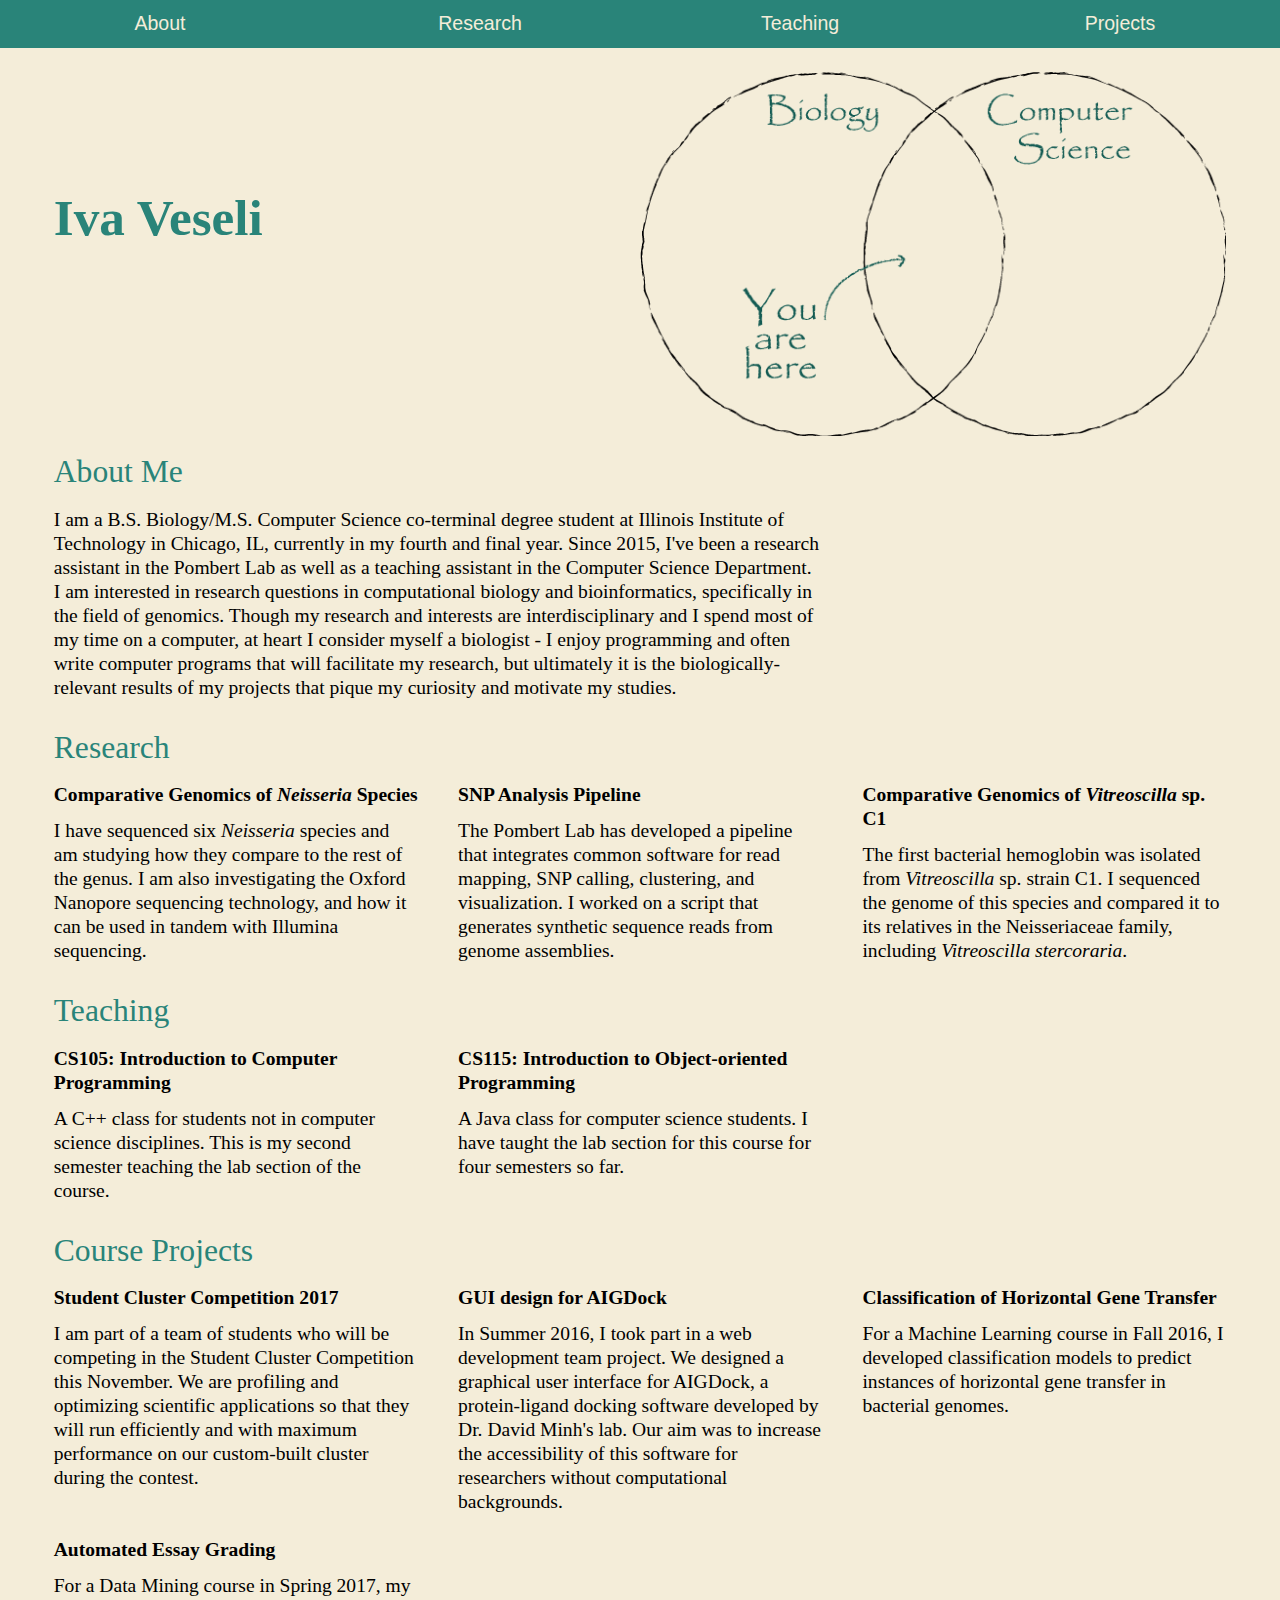
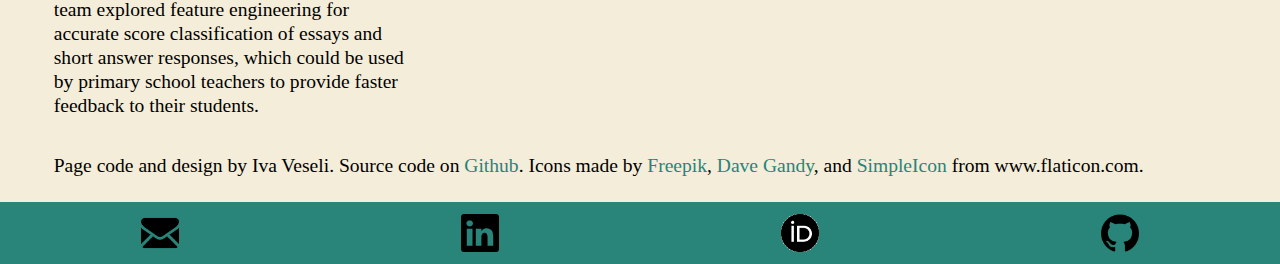
<file: index.html>
<!DOCTYPE html>
<html lang="en">
<head>
  <title>Iva Veseli</title>
  <meta charset="utf-8" />
  <meta name="viewport" content="width=device-width,initial-scale=1.0,shrink-to-fit=no" />
  <link rel="stylesheet" href="css/screen.css" />
  <!--<link rel="stylesheet" href="//basehold.it/22"> Baseline grid overlay for design purposes -->
  <script src="js/modernizr.js"></script>
</head>
<body>
  <header>
    <h1>Iva Veseli</h1>
    <figure id="header-photo"
    aria-labelledby="caption-header"
    aria-describedby="about">
    <img
      srcset="img/webpage-header_600x300.png 600w,
        img/webpage-header_400x250.png 400w"
      sizes="(min-width: 830px) 50vw, (min-width: 320px) 100vw, 100vw"
      src="img/webpage-header_400x250.png"
      alt="Venn diagram of biology and computer science" />
    <figcaption id="caption-header">At the intersection of biology and computer science</figcaption>
    </figure>
  </header>
  <main>
    <article class="long-text-container">
      <h2 id="about">About Me</h2>
      <p class="long-text">
        I am a B.S. Biology/M.S. Computer Science co-terminal degree student at
        Illinois Institute of Technology in Chicago, IL, currently in my fourth and
        final year. Since 2015, I've been a research assistant in the Pombert Lab as
        well as a teaching assistant in the Computer Science Department. I am
        interested in research questions in computational biology and
        bioinformatics, specifically in the field of genomics. Though my research
        and interests are interdisciplinary and I spend most of my time on a
        computer, at heart I consider myself a biologist - I enjoy programming and
        often write computer programs that will facilitate my research, but
        ultimately it is the biologically-relevant results of my projects that pique
        my curiosity and motivate my studies.
      </p>
    </article>

    <article class="project-type" id="research">
      <h2 class="project-heading">Research</h2>
      <!--Current projects -->
      <section class="projectbox">
        <h3>Comparative Genomics of <i>Neisseria</i> Species</h3>
        <p>
            I have sequenced six <i>Neisseria</i> species and am studying how they compare to
            the rest of the genus. I am also investigating the Oxford Nanopore sequencing
            technology, and how it can be used in tandem with Illumina sequencing.
        </p>
      </section>
        <!--Past projects-->
      <section class="projectbox">
        <h3>SNP Analysis Pipeline</h3>
        <p>
            The Pombert Lab has developed a pipeline that integrates common software for
            read mapping, SNP calling, clustering, and visualization. I worked on a script
            that generates synthetic sequence reads from genome assemblies.
        </p>
      </section>
      <section class="projectbox">
        <h3>Comparative Genomics of <i>Vitreoscilla</i> sp. C1</h3>
        <p>
            The first bacterial hemoglobin was isolated from <i>Vitreoscilla</i> sp. strain C1.
            I sequenced the genome of this species and compared it to its relatives in the
            Neisseriaceae family, including <i>Vitreoscilla stercoraria</i>.
        </p>
      </section>
    </article>

    <article class="project-type" id="teaching">
      <h2 class="project-heading">Teaching</h2>
      <!--Current courses -->
      <section class="projectbox">
        <h3>CS105: Introduction to Computer Programming</h3>
        <p>
            A C++ class for students not in computer science disciplines. This is my
            second semester teaching the lab section of the course.
        </p>
      </section>
        <!--Previous courses -->
      <section class="projectbox">
        <h3>CS115: Introduction to Object-oriented Programming</h3>
        <p>
            A Java class for computer science students. I have taught the lab section
            for this course for four semesters so far.
        </p>
      </section>
    </article>

    <article class="project-type" id="courseprojects">
      <h2 class="project-heading">Course Projects</h2>
      <!--Current projects -->
      <section class="projectbox">
        <h3>Student Cluster Competition 2017</h3>
        <p>
            I am part of a team of students who will be competing in the Student
            Cluster Competition this November. We are profiling and optimizing
            scientific applications so that they will run efficiently and with
            maximum performance on our custom-built cluster during the contest.
        </p>
      </section>
        <!--Past projects-->
      <section class="projectbox">
        <h3>GUI design for AIGDock</h3>
        <p>
            In Summer 2016, I took part in a web development team project. We designed a graphical user
            interface for AIGDock, a protein-ligand docking software developed by Dr. David Minh's lab.
            Our aim was to increase the accessibility of this software for researchers without
            computational backgrounds.
        </p>
      </section>
      <section class="projectbox">
        <h3>Classification of Horizontal Gene Transfer</h3>
        <p>
            For a Machine Learning course in Fall 2016, I developed classification
            models to predict instances of horizontal gene transfer in bacterial
            genomes.
        </p>
      </section>
      <section class="projectbox">
        <h3>Automated Essay Grading</h3>
        <p>
            For a Data Mining course in Spring 2017, my team explored feature
            engineering for accurate score classification of essays and short answer
            responses, which could be used by primary school teachers to provide faster
            feedback to their students.
        </p>
      </section>
    </article>
  </main>

  <!-- navbar with links to jump to content -->
  <nav id="navigation">
    <ul>
      <li><a href="index.html">About</a></li>
      <li><a href="research.html">Research</a></li>
      <li><a href="teaching.html">Teaching</a></li>
      <li><a href="projects.html">Projects</a></li>
    </ul>
  </nav>

  <footer>
    <p>
      Page code and design by Iva Veseli. Source code on <a href="https://github.com/ivagljiva/webpage">Github</a>.
      Icons made by <a href="https://www.flaticon.com/authors/freepik">Freepik</a>, <a href="https://www.flaticon.com/authors/dave-gandy">Dave Gandy</a>, and <a href="https://www.flaticon.com/authors/simpleicon">SimpleIcon</a> from www.flaticon.com.
    </p>
    <!-- links to relevant communication platforms-->
    <nav id="contact">
      <ul>
        <li>
          <a href="mailto:iva.veseli@gmail.com">
            <img class="footer-img"
              srcset="img/black-back-closed-envelope-shape-64px.png 64w,
                img/black-back-closed-envelope-shape-32px.png 32w,
                img/black-back-closed-envelope-shape-16px.png 16w"
              sizes="(min-width: 830px) 3vw, (min-width: 500px) 4vw, 8vw"
              src="img/black-back-closed-envelope-shape-16px.png"
              alt="Email"/>
          </a>
        </li>
        <li>
          <a href="https://www.linkedin.com/in/iva-veseli/">
            <img class="footer-img"
              srcset="img/linkedin-logo-64px.png 64w,
                img/linkedin-logo-32px.png 32w,
                img/linkedin-logo-16px.png 16w"
              sizes="(min-width: 830px) 3vw, (min-width: 500px) 4vw, 8vw"
              src="img/linkedin-logo-16px.png"
              alt="LinkedIn"/>
          </a>
        </li>
        <li>
          <a href="http://orcid.org/0000-0003-2390-5286">
            <img class="footer-img"
              srcset="img/orcid-logo-64px.png 64w,
                img/orcid-logo-32px.png 32w,
                img/orcid-logo-16px.png 16w"
              sizes="(min-width: 830px) 3vw, (min-width: 500px) 4vw, 8vw"
              src="img/orcid-logo-16px.png"
              alt="ORCID"/>
          </a>
        </li>
        <li>
          <a href="https://github.com/ivagljiva">
            <img class="footer-img"
              srcset="img/github-logo-64px.png 64w,
                img/github-logo-32px.png 32w,
                img/github-logo-16px.png 16w"
              sizes="(min-width: 830px) 3vw, (min-width: 500px) 4vw, 8vw"
              src="img/github-logo-16px.png"
              alt="Github"/>
          </a>
        </li>
      </ul>
    </nav>
  </footer>
</body>
</html>
</file>
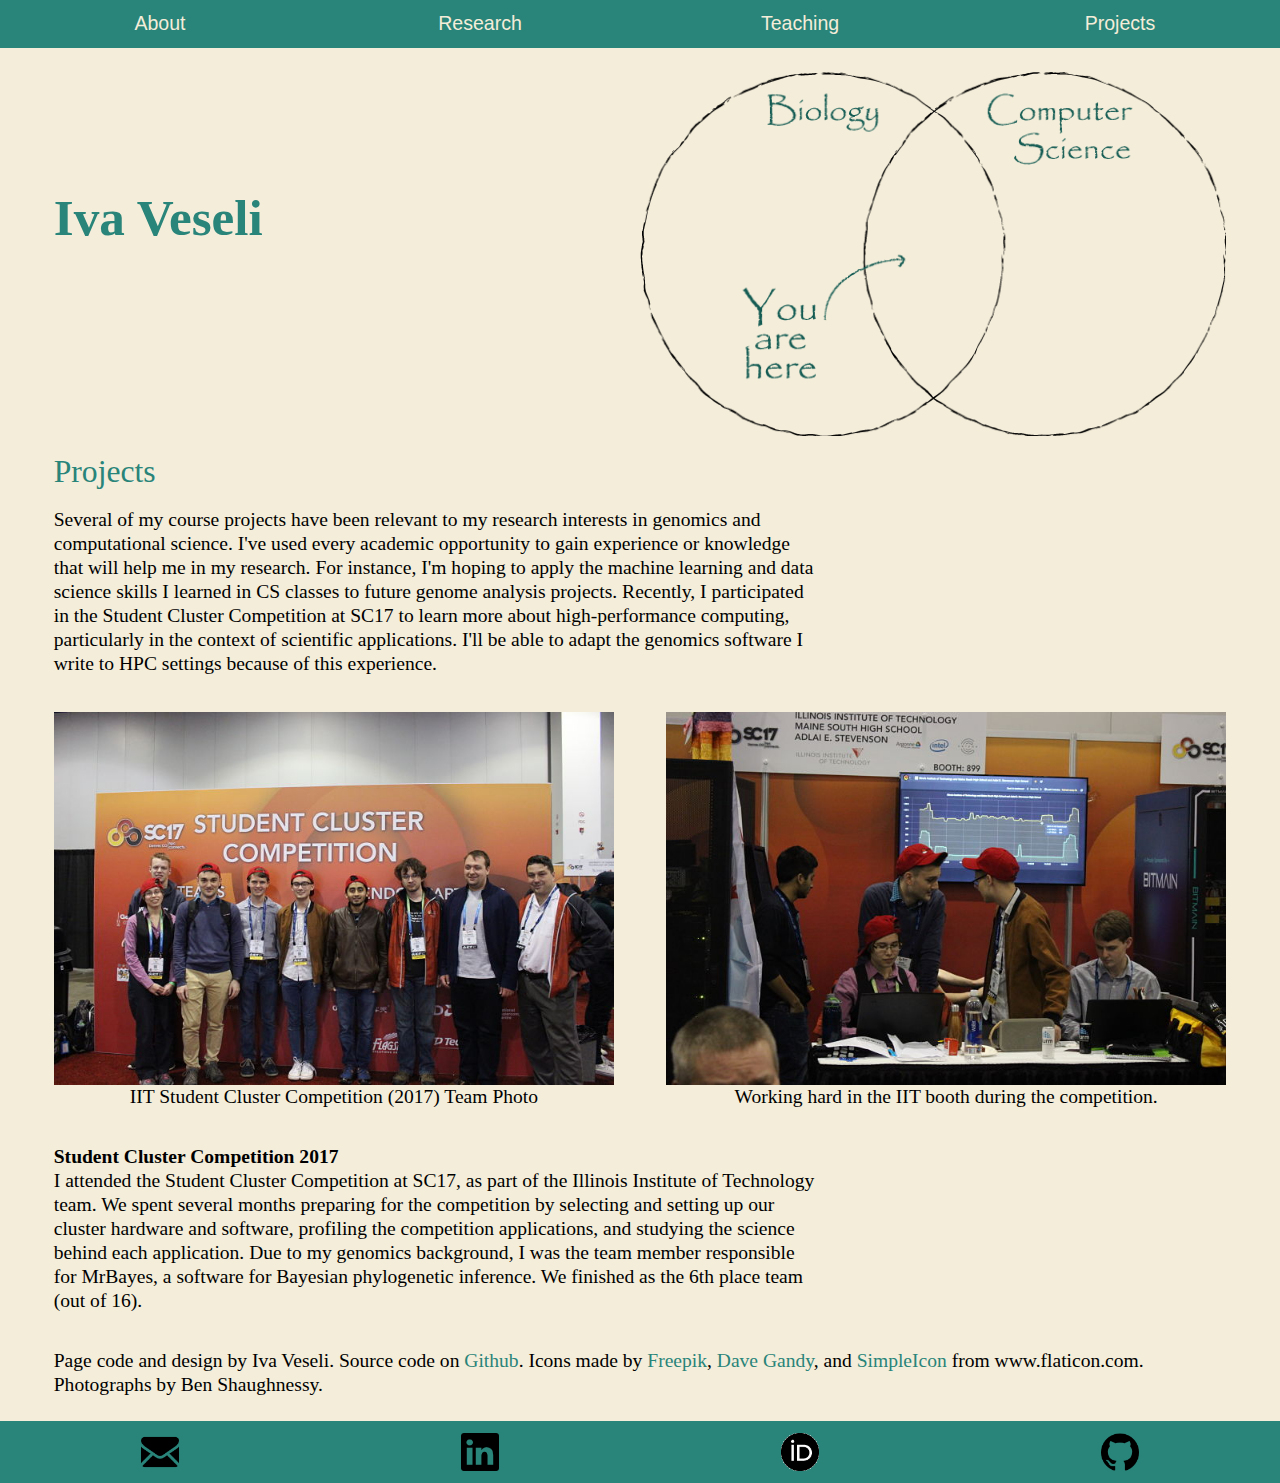
<file: projects.html>
<!DOCTYPE html>
<html lang="en">
<head>
  <title>Iva Veseli - Research Projects</title>
  <meta charset="utf-8" />
  <meta name="viewport" content="width=device-width,initial-scale=1.0,shrink-to-fit=no" />
  <link rel="stylesheet" href="css/screen.css" />
  <!--<link rel="stylesheet" href="//basehold.it/22"> Baseline grid overlay for design purposes -->
  <script src="js/modernizr.js"></script>
</head>
<body>
  <header>
    <h1>Iva Veseli</h1>
    <figure id="header-photo"
    aria-labelledby="caption-header"
    aria-describedby="caption-header">
    <img
      srcset="img/webpage-header_600x300.png 600w,
        img/webpage-header_400x250.png 400w"
      sizes="(min-width: 830px) 50vw, (min-width: 320px) 100vw, 100vw"
      src="img/webpage-header_400x250.png"
      alt="Venn diagram of biology and computer science" />
    <figcaption id="caption-header">At the intersection of biology and computer science</figcaption>
    </figure>
  </header>
  <main>
    <article class="long-text-container">
      <h2>Projects</h2>
      <p class="long-text">
        Several of my course projects have been relevant to my research interests in genomics
        and computational science. I've used every academic opportunity to gain experience or
        knowledge that will help me in my research. For instance, I'm hoping to apply the machine
        learning and data science skills I learned in CS classes to future genome analysis projects.
        Recently, I participated in the Student Cluster Competition at SC17 to learn more about
        high-performance computing, particularly in the context of scientific applications. I'll be
        able to adapt the genomics software I write to HPC settings because of this experience.
      </p>
    </article>
    <article class="scc-photo-container">
        <h3 id="scc-photo-heading">Photos from the Student Cluster Competition</h3>
        <figure id="team-photo" class="scc-photos"
          aria-labelledby="team-photo-header"
          aria-describedby="scc-photo-heading">
          <img
            srcset="img/IIT-team.jpg 3456w,
            img/IIT-team_1040.jpg 1040w,
            img/IIT-team_850.jpg 850w,
            img/IIT-team_700.jpg 700w,
            img/IIT-team_520.jpg 520w,
            img/IIT-team_350.jpg 350w"
          sizes="(min-width: 830px) 45vw, 92vw"
          src="img/IIT-team_350.jpg"
          alt="Photo of the IIT Student Cluster Competition Team at Supercomputing Conference 2017" />
          <figcaption id="team-photo-header">IIT Student Cluster Competition (2017) Team Photo</figcaption>
        </figure>

        <figure id="scc-booth" class="scc-photos"
          aria-labelledby="scc-booth-header"
          aria-describedby="scc-photo-heading">
          <img
          srcset="img/IIT-booth.jpg 3456w,
            img/IIT-booth_1040.jpg 1040w,
            img/IIT-booth_850.jpg 850w,
            img/IIT-booth_700.jpg 700w,
            img/IIT-booth_520.jpg 520w,
            img/IIT-booth_350.jpg 350w"
          sizes="(min-width: 830px) 45vw, 92vw"
          src="img/IIT-booth_350.jpg"
          alt="Photo of the IIT Student Cluster Competition Team working in their booth" />
          <figcaption id="scc-booth-header">Working hard in the IIT booth during the competition.</figcaption>
      </figure>
    </article>

    <article class="long-text-container">
      <h3>Student Cluster Competition 2017</h3>
      <p class="long-text">
        I attended the Student Cluster Competition at SC17, as part of the Illinois Institute of
        Technology team. We spent several months preparing for the competition by selecting and
        setting up our cluster hardware and software, profiling the competition applications, and
        studying the science behind each application. Due to my genomics background, I was the team
        member responsible for MrBayes, a software for Bayesian phylogenetic inference. We finished
        as the 6th place team (out of 16).
      </p>
    </article>
  </main>

  <!-- navbar with links to jump to content -->
  <nav id="navigation">
    <ul>
      <li><a href="index.html">About</a></li>
      <li><a href="research.html">Research</a></li>
      <li><a href="teaching.html">Teaching</a></li>
      <li><a href="projects.html">Projects</a></li>
    </ul>
  </nav>

  <footer>
    <p>
      Page code and design by Iva Veseli. Source code on <a href="https://github.com/ivagljiva/webpage">Github</a>.
      Icons made by <a href="https://www.flaticon.com/authors/freepik">Freepik</a>, <a href="https://www.flaticon.com/authors/dave-gandy">Dave Gandy</a>, and <a href="https://www.flaticon.com/authors/simpleicon">SimpleIcon</a> from www.flaticon.com.
      Photographs by Ben Shaughnessy.
    </p>
    <!-- links to relevant communication platforms-->
    <nav id="contact">
      <ul>
        <li>
          <a href="mailto:iva.veseli@gmail.com">
            <img class="footer-img"
              srcset="img/black-back-closed-envelope-shape-64px.png 64w,
                img/black-back-closed-envelope-shape-32px.png 32w,
                img/black-back-closed-envelope-shape-16px.png 16w"
              sizes="(min-width: 830px) 3vw, (min-width: 500px) 4vw, 8vw"
              src="img/black-back-closed-envelope-shape-16px.png"
              alt="Email"/>
          </a>
        </li>
        <li>
          <a href="https://www.linkedin.com/in/iva-veseli/">
            <img class="footer-img"
              srcset="img/linkedin-logo-64px.png 64w,
                img/linkedin-logo-32px.png 32w,
                img/linkedin-logo-16px.png 16w"
              sizes="(min-width: 830px) 3vw, (min-width: 500px) 4vw, 8vw"
              src="img/linkedin-logo-16px.png"
              alt="LinkedIn"/>
          </a>
        </li>
        <li>
          <a href="http://orcid.org/0000-0003-2390-5286">
            <img class="footer-img"
              srcset="img/orcid-logo-64px.png 64w,
                img/orcid-logo-32px.png 32w,
                img/orcid-logo-16px.png 16w"
              sizes="(min-width: 830px) 3vw, (min-width: 500px) 4vw, 8vw"
              src="img/orcid-logo-16px.png"
              alt="ORCID"/>
          </a>
        </li>
        <li>
          <a href="https://github.com/ivagljiva">
            <img class="footer-img"
              srcset="img/github-logo-64px.png 64w,
                img/github-logo-32px.png 32w,
                img/github-logo-16px.png 16w"
              sizes="(min-width: 830px) 3vw, (min-width: 500px) 4vw, 8vw"
              src="img/github-logo-16px.png"
              alt="Github"/>
          </a>
        </li>
      </ul>
    </nav>
  </footer>
</body>
</html>
</file>
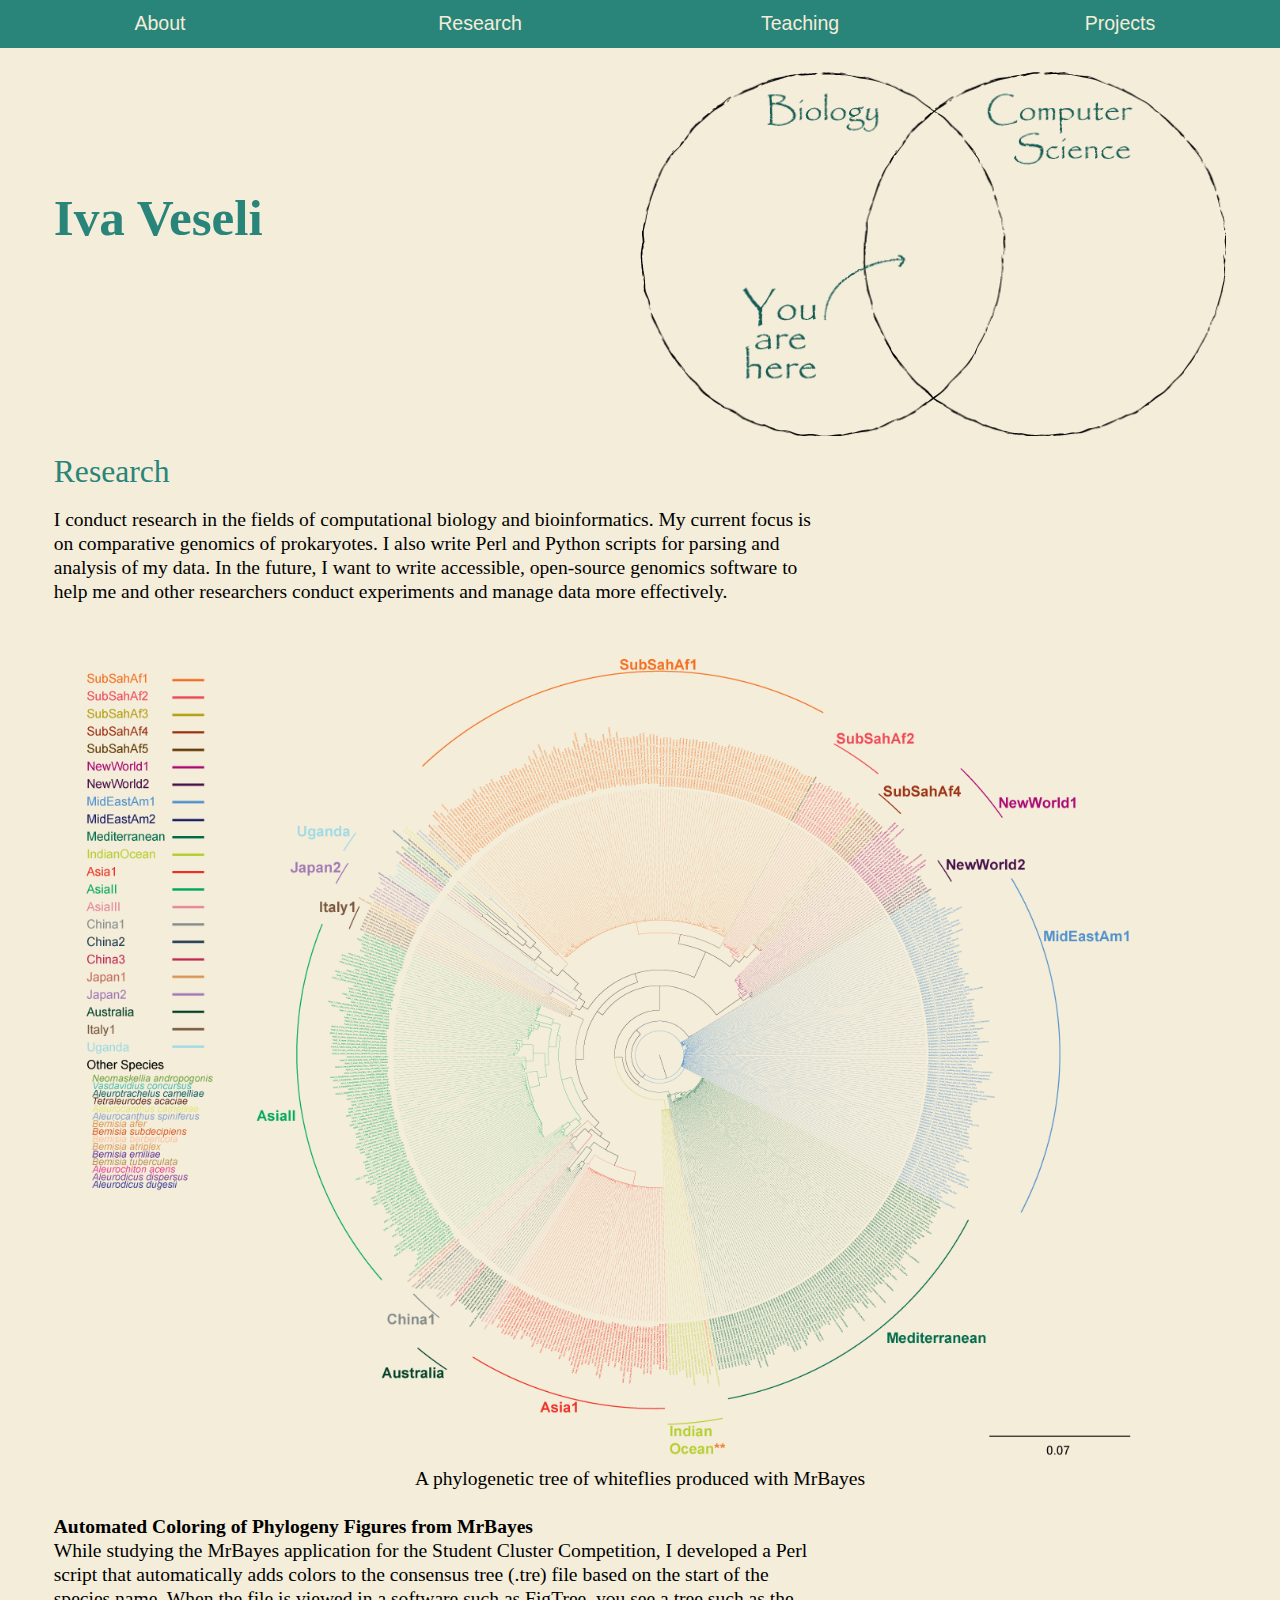
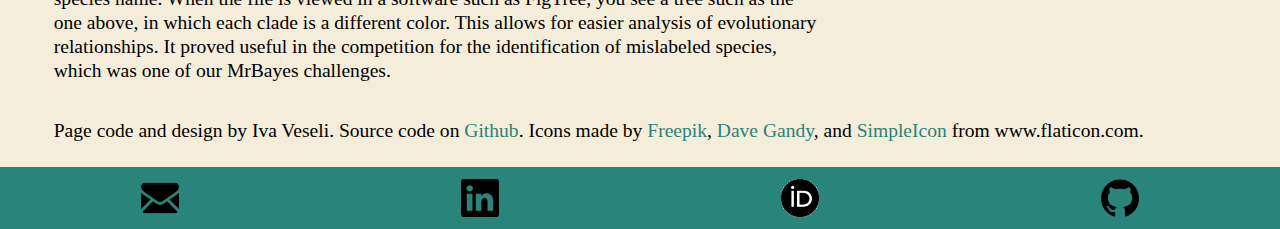
<file: research.html>
<!DOCTYPE html>
<html lang="en">
<head>
  <title>Iva Veseli - Research Projects</title>
  <meta charset="utf-8" />
  <meta name="viewport" content="width=device-width,initial-scale=1.0,shrink-to-fit=no" />
  <link rel="stylesheet" href="css/screen.css" />
  <!--<link rel="stylesheet" href="//basehold.it/22"> Baseline grid overlay for design purposes -->
  <script src="js/modernizr.js"></script>
</head>
<body>
  <header>
    <h1>Iva Veseli</h1>
    <figure id="header-photo"
    aria-labelledby="caption-header"
    aria-describedby="caption-header">
    <img
      srcset="img/webpage-header_600x300.png 600w,
        img/webpage-header_400x250.png 400w"
      sizes="(min-width: 830px) 50vw, (min-width: 320px) 100vw, 100vw"
      src="img/webpage-header_400x250.png"
      alt="Venn diagram of biology and computer science" />
    <figcaption id="caption-header">At the intersection of biology and computer science</figcaption>
    </figure>
  </header>
  <main>
    <article class="long-text-container">
      <h2>Research</h2>
      <p class="long-text">
        I conduct research in the fields of computational biology and bioinformatics. My current
        focus is on comparative genomics of prokaryotes. I also write Perl and Python scripts for
        parsing and analysis of my data. In the future, I want to write accessible, open-source
        genomics software to help me and other researchers conduct experiments and manage data more
        effectively.
      </p>
    </article>
  </main>

  <figure id="whiteflies-tree"
  aria-labelledby="tree-header"
  aria-describedby="tree-description">
  <img
    srcset="img/whiteflies-tree-4455.png 4455w,
      img/whiteflies-tree_1375.png 1375w,
      img/whiteflies-tree_850.png 850w,
      img/whiteflies-tree_425.png 425w"
    sizes="(min-width: 830px) 85vw, 92vw"
    src="img/whiteflies-tree_425.png"
    alt="Photo of a phylogenetic tree of whitefly species" />
  <figcaption id="tree-header">A phylogenetic tree of whiteflies produced with MrBayes</figcaption>
  </figure>

  <article class="long-text-container">
    <h3 id='tree-description'>Automated Coloring of Phylogeny Figures from MrBayes</h3>
    <p class='long-text'>
      While studying the MrBayes application for the Student Cluster Competition, I developed a
      Perl script that automatically adds colors to the consensus tree (.tre) file based on the
      start of the species name. When the file is viewed in a software such as FigTree, you see a
      tree such as the one above, in which each clade is a different color. This allows for easier
      analysis of evolutionary relationships. It proved useful in the competition for the
      identification of mislabeled species, which was one of our MrBayes challenges.
    </p>
  </article>

  <!-- navbar with links to jump to content -->
  <nav id="navigation">
    <ul>
      <li><a href="index.html">About</a></li>
      <li><a href="research.html">Research</a></li>
      <li><a href="teaching.html">Teaching</a></li>
      <li><a href="projects.html">Projects</a></li>
    </ul>
  </nav>

  <footer>
    <p>
      Page code and design by Iva Veseli. Source code on <a href="https://github.com/ivagljiva/webpage">Github</a>.
      Icons made by <a href="https://www.flaticon.com/authors/freepik">Freepik</a>, <a href="https://www.flaticon.com/authors/dave-gandy">Dave Gandy</a>, and <a href="https://www.flaticon.com/authors/simpleicon">SimpleIcon</a> from www.flaticon.com.
    </p>
    <!-- links to relevant communication platforms-->
    <nav id="contact">
      <ul>
        <li>
          <a href="mailto:iva.veseli@gmail.com">
            <img class="footer-img"
              srcset="img/black-back-closed-envelope-shape-64px.png 64w,
                img/black-back-closed-envelope-shape-32px.png 32w,
                img/black-back-closed-envelope-shape-16px.png 16w"
              sizes="(min-width: 830px) 3vw, (min-width: 500px) 4vw, 8vw"
              src="img/black-back-closed-envelope-shape-16px.png"
              alt="Email"/>
          </a>
        </li>
        <li>
          <a href="https://www.linkedin.com/in/iva-veseli/">
            <img class="footer-img"
              srcset="img/linkedin-logo-64px.png 64w,
                img/linkedin-logo-32px.png 32w,
                img/linkedin-logo-16px.png 16w"
              sizes="(min-width: 830px) 3vw, (min-width: 500px) 4vw, 8vw"
              src="img/linkedin-logo-16px.png"
              alt="LinkedIn"/>
          </a>
        </li>
        <li>
          <a href="http://orcid.org/0000-0003-2390-5286">
            <img class="footer-img"
              srcset="img/orcid-logo-64px.png 64w,
                img/orcid-logo-32px.png 32w,
                img/orcid-logo-16px.png 16w"
              sizes="(min-width: 830px) 3vw, (min-width: 500px) 4vw, 8vw"
              src="img/orcid-logo-16px.png"
              alt="ORCID"/>
          </a>
        </li>
        <li>
          <a href="https://github.com/ivagljiva">
            <img class="footer-img"
              srcset="img/github-logo-64px.png 64w,
                img/github-logo-32px.png 32w,
                img/github-logo-16px.png 16w"
              sizes="(min-width: 830px) 3vw, (min-width: 500px) 4vw, 8vw"
              src="img/github-logo-16px.png"
              alt="Github"/>
          </a>
        </li>
      </ul>
    </nav>
  </footer>
</body>
</html>
</file>
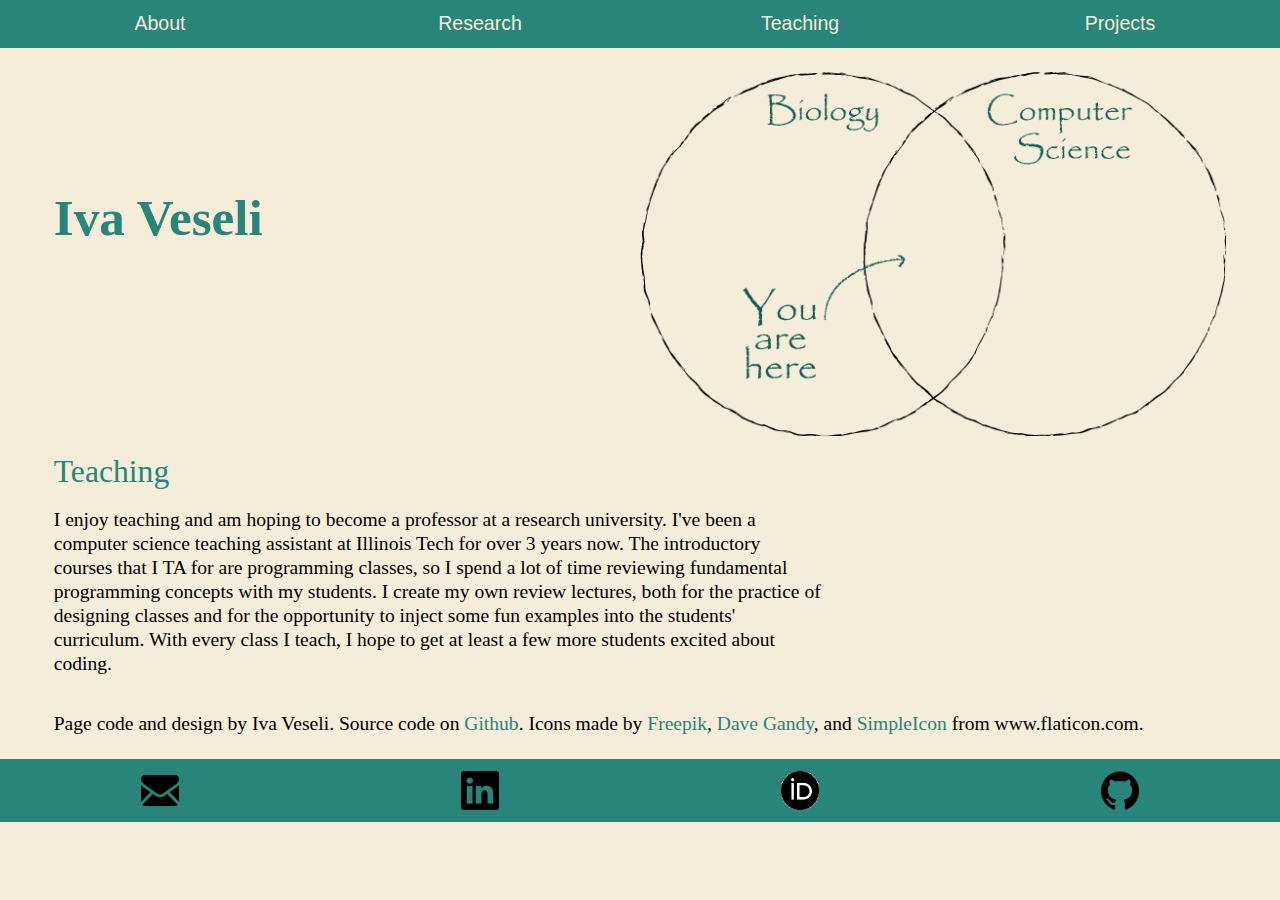
<file: teaching.html>
<!DOCTYPE html>
<html lang="en">
<head>
  <title>Iva Veseli - Research Projects</title>
  <meta charset="utf-8" />
  <meta name="viewport" content="width=device-width,initial-scale=1.0,shrink-to-fit=no" />
  <link rel="stylesheet" href="css/screen.css" />
  <!--<link rel="stylesheet" href="//basehold.it/22"> Baseline grid overlay for design purposes -->
  <script src="js/modernizr.js"></script>
</head>
<body>
  <header>
    <h1>Iva Veseli</h1>
    <figure id="header-photo"
    aria-labelledby="caption-header"
    aria-describedby="caption-header">
    <img
      srcset="img/webpage-header_600x300.png 600w,
        img/webpage-header_400x250.png 400w"
      sizes="(min-width: 830px) 50vw, (min-width: 320px) 100vw, 100vw"
      src="img/webpage-header_400x250.png"
      alt="Venn diagram of biology and computer science" />
    <figcaption id="caption-header">At the intersection of biology and computer science</figcaption>
    </figure>
  </header>
  <main>
    <article class="long-text-container">
      <h2>Teaching</h2>
      <p class="long-text">
        I enjoy teaching and am hoping to become a professor at a research university. I've been a
        computer science teaching assistant at Illinois Tech for over 3 years now. The introductory
        courses that I TA for are programming classes, so I spend a lot of time reviewing fundamental
        programming concepts with my students. I create my own review lectures, both for the practice
        of designing classes and for the opportunity to inject some fun examples into the students'
        curriculum. With every class I teach, I hope to get at least a few more students excited
        about coding.
      </p>
    </article>
  </main>

  <!-- navbar with links to jump to content -->
  <nav id="navigation">
    <ul>
      <li><a href="index.html">About</a></li>
      <li><a href="research.html">Research</a></li>
      <li><a href="teaching.html">Teaching</a></li>
      <li><a href="projects.html">Projects</a></li>
    </ul>
  </nav>

  <footer>
    <p>
      Page code and design by Iva Veseli. Source code on <a href="https://github.com/ivagljiva/webpage">Github</a>.
      Icons made by <a href="https://www.flaticon.com/authors/freepik">Freepik</a>, <a href="https://www.flaticon.com/authors/dave-gandy">Dave Gandy</a>, and <a href="https://www.flaticon.com/authors/simpleicon">SimpleIcon</a> from www.flaticon.com.
    </p>
    <!-- links to relevant communication platforms-->
    <nav id="contact">
      <ul>
        <li>
          <a href="mailto:iva.veseli@gmail.com">
            <img class="footer-img"
              srcset="img/black-back-closed-envelope-shape-64px.png 64w,
                img/black-back-closed-envelope-shape-32px.png 32w,
                img/black-back-closed-envelope-shape-16px.png 16w"
              sizes="(min-width: 830px) 3vw, (min-width: 500px) 4vw, 8vw"
              src="img/black-back-closed-envelope-shape-16px.png"
              alt="Email"/>
          </a>
        </li>
        <li>
          <a href="https://www.linkedin.com/in/iva-veseli/">
            <img class="footer-img"
              srcset="img/linkedin-logo-64px.png 64w,
                img/linkedin-logo-32px.png 32w,
                img/linkedin-logo-16px.png 16w"
              sizes="(min-width: 830px) 3vw, (min-width: 500px) 4vw, 8vw"
              src="img/linkedin-logo-16px.png"
              alt="LinkedIn"/>
          </a>
        </li>
        <li>
          <a href="http://orcid.org/0000-0003-2390-5286">
            <img class="footer-img"
              srcset="img/orcid-logo-64px.png 64w,
                img/orcid-logo-32px.png 32w,
                img/orcid-logo-16px.png 16w"
              sizes="(min-width: 830px) 3vw, (min-width: 500px) 4vw, 8vw"
              src="img/orcid-logo-16px.png"
              alt="ORCID"/>
          </a>
        </li>
        <li>
          <a href="https://github.com/ivagljiva">
            <img class="footer-img"
              srcset="img/github-logo-64px.png 64w,
                img/github-logo-32px.png 32w,
                img/github-logo-16px.png 16w"
              sizes="(min-width: 830px) 3vw, (min-width: 500px) 4vw, 8vw"
              src="img/github-logo-16px.png"
              alt="Github"/>
          </a>
        </li>
      </ul>
    </nav>
  </footer>
</body>
</html>
</file>
<file: css/screen.css>
/* http://meyerweb.com/eric/tools/css/reset/
   v2.0 | 20110126
   License: none (public domain)
*/

html, body, div, span, applet, object, iframe,
h1, h2, h3, h4, h5, h6, p, blockquote, pre,
a, abbr, acronym, address, big, cite, code,
del, dfn, em, img, ins, kbd, q, s, samp,
small, strike, strong, sub, sup, tt, var,
b, u, i, center,
dl, dt, dd, ol, ul, li,
fieldset, form, label, legend,
table, caption, tbody, tfoot, thead, tr, th, td,
article, aside, canvas, details, embed,
figure, figcaption, footer, header, hgroup,
menu, nav, output, ruby, section, summary,
time, mark, audio, video {
  margin: 0;
  padding: 0;
  border: 0;
  font-size: 100%;
  font: inherit;
  vertical-align: baseline;
}
/* HTML5 display-role reset for older browsers */
article, aside, details, figcaption, figure,
footer, header, hgroup, menu, nav, section {
  display: block;
}
html {          /* changed from body in original reset CSS */
  line-height: 1;
}
ol, ul {
  list-style: none;
}
blockquote, q {
  quotes: none;
}
blockquote:before, blockquote:after,
q:before, q:after {
  content: '';
  content: none;
}
table {
  border-collapse: collapse;
  border-spacing: 0;
}
/* End Reset CSS */
/* Begin Site Styles */

/* 18 px base text */
/* 22 px baseline grid */
/* text sizing follows modular scale of golden ratio */

/* Base styles */

html{
  font-size: 1.125em; /* 18 px / 16 px = 1.125 */
  /*120% of 18 = 21.6, round up to 22 */
  line-height: 1.222em; /*22 px / 18 px = 1.222 */
  text-renderinig: optimizeLegibility;
  -moz-text-size-adjust: 100%;
  -webkit-text-size-adjust: 100%;
  -ms-text-size-adjust: 100%;
  text-size-adjust: 100%;
  background-color: #f4edd9; /*tan*/
}

body {
  padding-left: 1.833em; /*33 px / 18 px = 1.833 */
  padding-right: 1.833em; /* = 1.5 line heights for readability on small screens*/
  padding-top: 2.444em; /*44 px / 18 px = 2.444 = 2 line heights */
}
p, ul{
  padding-bottom: 1.222em; /* 1 line height */
}
ul {
  list-style-type: none;
}

h1,h2{
  /* Use the golden ratio (its the ratio for DNA!) as a modular scale: http://www.modularscale.com/?1&em&1.618 */
  font-size: 1.618em; /* 29.124 px / 18 px = 1.618 */
  padding-bottom: 0.755em; /* 22 px / 29.124 px = 0.755 (1 line heights) */
  color: #298479; /*dark green-grey*/
}
h1, h3 {
  font-weight: bold;
}
article{
  /* Add a little extra padding for nicer spatial relationships */
  padding-bottom: 0.611em /* 11 px / 18 px = 0.611 (.5 line height) */
}
a {
    color: #298479; /*dark green-grey*/
    text-decoration: none;
}
i, em, cite{
  font-style: italic;
}
nav{
  font-family: Helvetica, Arial, sans-serif;
}
img {
  display: block;
  max-width: 100%;
}

/* Layout styles */
figcaption {
  text-align: center;
}
/* Hide certain nonessential captions/headings so that screen readers will still read them*/
#caption-header, #scc-photo-heading {
  position: absolute;
  top: -9999999px;
  left: -9999999px;
}
/* put horizontal navigation above header */
#navigation, #contact {
  position: absolute;
  left: 0;
  width: 100%;
}
#navigation {
  top:0;
}
#navigation li, #contact li {
  width: 25%;
  float:left;
}
.flexbox #navigation ul {
  display: flex;
}
.flexbox #navigation li {
  float: none;
}
header {
  padding-top: 1.222em; /*22 px / 18 px = 1.222 */
  padding-bottom: 1.222em; /*22 px / 18 px = 1.222 */
}
/* Modular styles */
nav ul {
  text-align: center;
}
nav li {
  display: block;
  padding-top: 0.611em; /* 11 px / 18 px = 0.611 (.5 line height) */
  padding-bottom: 0.611em;
  background-color: #298479; /*dark green-grey */
}
nav a {
  color: #f4edd9; /*tan*/
}
/*Center footer images*/
nav img{
  margin-left: auto;
  margin-right: auto;
}
/* Every project box has a heading and a paragraph description */
.projectbox > h3 {
  padding-bottom: 0.611em /* 11 px / 18 px = 0.611 (.5 line height) */
}

/* Add some space below figures on project and research pages */
.scc-photos, #whiteflies-tree{
    padding-bottom: 1.222em; /*22 px / 18 px = 1.222 */
}

/* State styles */
@media screen and (min-width: 500px) {
  body {
    padding-left: 8.8%; /* 44 px / 500 px = 0.088 */
    padding-right: 8.8%;
  }
}
/*TODO: flexbox and cssgrid for scc photos */

/* 2-column grid for viewports larger than 830px */
/* projectbox modules need to be evenly spaced */
/* Font size: 18 px
   Line-height: 22 px
   Screen size: 830px
   Margins: 2*22px = 44px each
   Gutters: 1.5*22 = 33px each
   Content-width: 830 - 44*2 = 742px
   742 - 33 gutter = 709px for two equal-sized columns
   709 / 2 = 354.5 px width per column
   offset for second column: 354.5px + 33 px = 387.5 px
*/
@media screen and (min-width: 830px) {
  body {
    padding-left: 5.3%; /* 44 px / 830 px = 0.053 */
    padding-right: 5.3%;
  }
  .projectbox, .scc-photos {
    width: 47.776%; /* 354.5 px / 742 px = 0.47776 */
    float: left;
  }
  /*Create the second column of projectbox elements */
  .projectbox:nth-of-type(2n), .scc-photos:nth-of-type(2n){
    float: none;
    margin-left: 52.2237%; /*387.5 px / 742 px = 0.522237 */
  }
  .project-type {
    float: left;
  }
  /*Flexbox styles for capable browsers */
  .flexbox .project-type, .scc-photo-container {
    display: flex;
    flex-wrap: wrap;
    justify-content: space-between;
  }
  .flexbox .projectbox, .scc-photos {
    float: none;
    margin: 0;
  }
  .flexbox .project-heading{
    flex-basis: 100%;
  }
  .flexbox .scc-photos{
    margin: auto;
  }
  /*CSS grid styles for capable browsers */
  .cssgrid .project-type, .scc-photo-container {
    display: grid;
    grid-template-columns: 1fr 1fr;
    grid-column-gap: 4.447%; /*33px / 742px = 0.04447*/
  }
  .cssgrid .projectbox, .scc-photos {
    width:auto;
  }
  .cssgrid .project-heading {
    grid-column-start: 1;
    grid-column-end: 3;
  }
  /*flex style for header on larger screens */
  .flexbox h1 { /* Increase heading size if we are moving the image */
    font-size: 2.618em; /*47.124 px / 18 px = 2.618 */
    margin-top: 2.618em; /*put heading lower*/
  }
  .flexbox header {
    display: flex;
    justify-content: space-between;
  }
  .cssgrid header {
    display: grid;
    grid-template-columns: 1fr 1fr;
  }
}

/* 3-column grid for projectboxes on viewports larger than 1280px */
/* Font size: 22 px
   Line-height: 27 px
   Screen size: 1280px
   Margins: 2*27px = 54px each
   Gutters: 1.5*27 = 40.5px each
   Content-width: 1280 - 54*2 = 1172px
   1172 - 40.5*2 gutters = 1091px for three equal-sized columns
   1091/3 = 363.666667 px width per column
   offset for second column: 363.66667 + 40.5 = 404.166667 px
   offset for third column: 363.66667 + 40.5 + 363.66667 + 40.5 = 808.333333 px
*/

@media screen and (min-width: 1280px){
  html{
    font-size: 1.222em; /* 22 px / 18 px = 1.222  */
    line-height: 1.227em; /* 27 / 22 px = 1.22727*/
  }
  body {
    padding-left: 4.2%; /* 54 px / 1280 px = 0.0421875 */
    padding-right: 4.2%;
  }
  .projectbox {
    width: 31.029%; /* 363.66667 px / 1172 px = 0.3102957 */
  }
  .projectbox:nth-of-type(2n){
    margin-left: 0; /*reset previous media query*/
  }
  /*Create the second column of projectbox elements */
  .projectbox:nth-of-type(3n+2){ /*2,5,8*/
    float: none;
    margin-left: 34.4852%; /*404.166667 px / 1172 px = 0.344852 */
  }
  /*Create the third column of projectbox elements */
  .projectbox:nth-of-type(3n){ /*3,6,9,...*/
    float: none;
    margin-left: 68.9704%; /*808.333333 px / 1172 px = 0.689704 */
  }
  /*Flexbox styles for capable browsers */
  .flexbox .projectbox {
    margin: 0; /* reset above float styles */
  }
  /*CSS grid styles for capable browsers */
  .cssgrid .long-text-container {
    display: grid;
  }
  .cssgrid .project-type, .long-text-container {
    grid-template-columns: 1fr 1fr 1fr;
    grid-column-gap: 3.4556%; /*40.5px / 1172px = 0.034556 */
  }
  .cssgrid .project-heading {
    grid-column-end: 4;
  }
  .cssgrid .long-text, #tree-description {
    grid-column: 1/3;
  }
}
</file>
